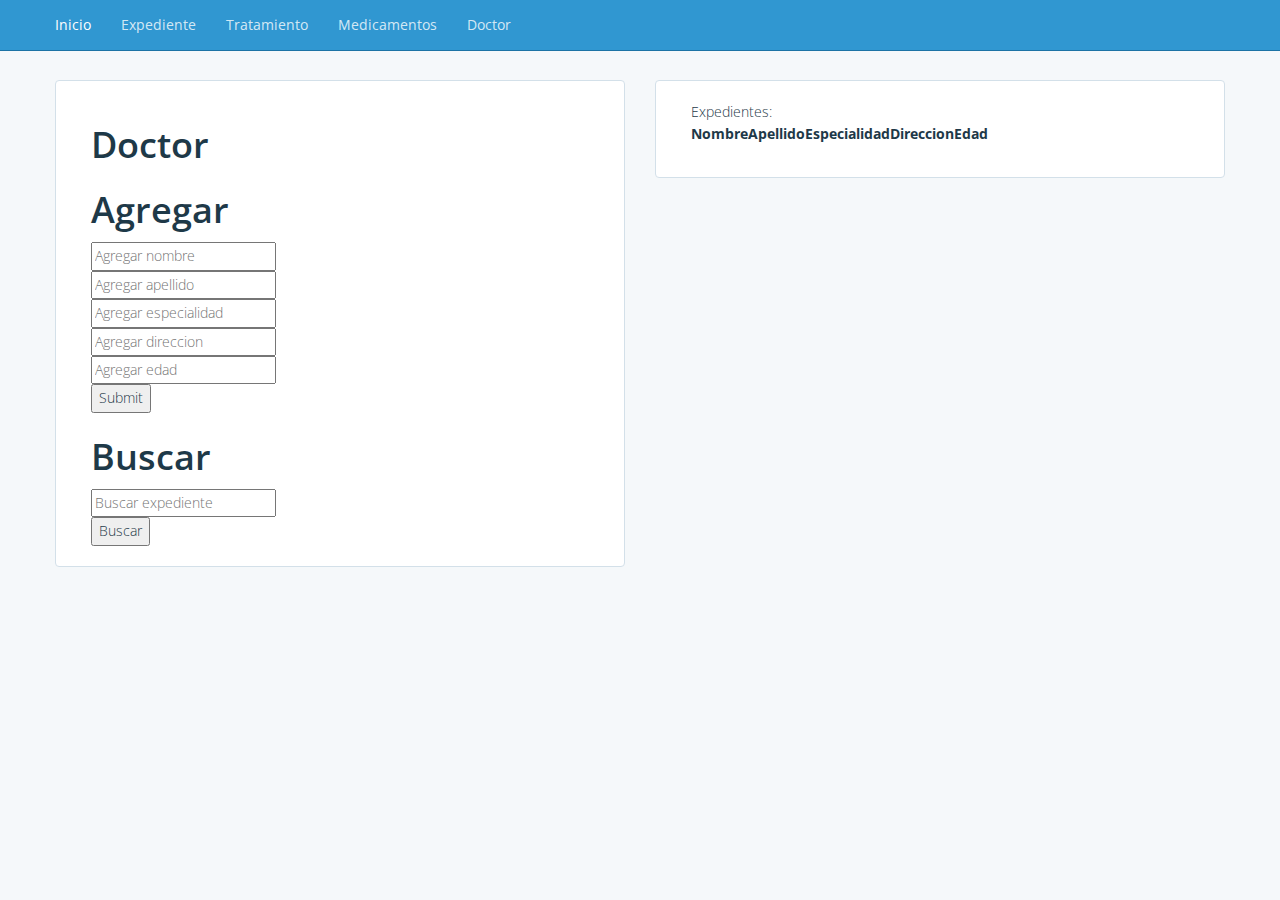
<file: ProyectoCouchDB/ProyectoCouchDB/src/doctor.html>
<!DOCTYPE html>
<html>
<head>
    <meta charset="utf-8">
    <meta http-equiv="X-UA-Compatible" content="IE=edge">
    <meta name="viewport" content="width=device-width, initial-scale=1">
    <meta name="description" content="">
    <meta name="keywords" content="">
    <meta name="author" content="">

    <title>

        Home

    </title>

    <link href="http://fonts.googleapis.com/css?family=Open+Sans:400,300,600" rel="stylesheet" type="text/css">
    <link href="css/toolkit.css" rel="stylesheet" />

    <link href="css/application.css" rel="stylesheet" />
    <script src="https://ajax.googleapis.com/ajax/libs/jquery/1.10.2/jquery.min.js"></script>

    <style>
        /* note: this is a hack for ios iframe for bootstrap themes shopify page */
        /* this chunk of css is not part of the toolkit :) */
        body {
            width: 1px;
            min-width: 100%;
            *width: 100%;
        }
    </style>


    <script>

        window.onload = function () {
            var tabla = document.getElementById("tabla");
            tabla.oldHTML = tabla.innerHTML;


        }

        function limpiarFurmularios() {
            ocument.getElementById("name").value = '';
            document.getElementById("apellido").value = '';
            document.getElementById("especialidad").value = '';
            document.getElementById("direccion").value = '';
            document.getElementById("edad").value = '';

        }

        function agregardoctor() {
            try {
                var name = document.getElementById("name").value;
                var apellido = document.getElementById("apellido").value;
                var especialidad = document.getElementById("especialidad").value;
                var direccion = document.getElementById("direccion").value;
                var edad = document.getElementById("edad").value;


                if (name == ""||apellido==""||especialidad==""||direccion==""||edad==""){
                    alert("Campos Nulos");
                }else{

                    event.preventDefault();
                    $.ajax({
                        crossOrigin: true,
                        url : 'http://admin:ulacit@13.90.93.32:5984/doctor/'+name,
                        type : 'PUT',
                        processData: false,
                        dataType: 'json',
                        contentType: 'application/json',
                        data: JSON.stringify({apellido:apellido,especialidad:especialidad,direccion:direccion,edad:edad}),
                        success:function(){
                            alert("Agregado correctamente");
                            verTodos();
                            limpiarFurmularios();
                        },
                        error: function(){
                            alert("Usuario Ya Utilizado");
                            limpiarFurmularios();

                        }
                    });

                }
            }
            catch(err) {
                alert(err.message);
            }}


        function verTodos() {


            document.getElementById("expediente").innerHTML="";
            document.getElementById("busqueda").innerHTML='';
            event.preventDefault();

            $.ajax({
                crossOrigin: true,
                url : 'http://13.90.93.32:5984/doctor/_all_docs?include_docs=true',
                type : 'GET',
                dataType: 'json',
                contentType: 'application/json',
                success:function(result) {




                    removeTable();
                    result.rows.forEach(function(data){




                        document.getElementById("tabla").innerHTML+=

                            '<tr>'+
                            '<th>'+
                            data.doc._id
                            +'</th>'+
                            '<th>'+
                            data.doc.apellido
                            +'</th>'+
                            '<th>'+
                            data.doc.especialidad
                            +'</th>'+
                            '<th>'+
                            data.doc.direccion
                            +'</th>'+
                            '<th>' +
                            data.doc.edad
                            +'</th>'
                        '<tr>';
                        // data.doc._id+'  '+data.doc.apellido+'  ' +data.doc.cantidadvisitas+'  '+data.doc.direccion+'  '+data.doc.doctor+' <br> ';






                    });
                },
                error: function(){
                    alert("Usuario Ya Utilizado");
                    limpiarFurmularios();

                }
            });

        }


        function removeTable() {

            tabla.innerHTML=tabla.oldHTML;





        }









    </script>

    <script>

        function buscarPorID() {
            try {
                var id = document.getElementById("buscar").value;


                if (id == ""){
                    alert("Campos Nulos");

                }else{

                    document.getElementById("busqueda").innerHTML='';
                    document.getElementById("expediente").innerHTML="";
                    removeTable();

                    $.ajax({

                        rossOrigin: true,
                        url : 'http://admin:ulacit@13.90.93.32:5984/doctor/'+id,
                        type : 'GET',
                        dataType: 'json',
                        contentType: 'application/json',

                        success:function(result){

                            document.getElementById("tabla").innerHTML=

                                '<th>'+
                                '<th>'+
                                result._id
                                +'</th>'+
                                '<th>'+
                                result.apellido
                                +'</th>'+
                                '<th>'+
                                result.especialidad
                                +'</th>'+
                                '<th>'+
                                result.direccion
                                +'</th>'+
                                '<th>' +
                                result.edad
                                +'</th>'
                            '<tr>';


                            limpiarFurmularios();

                        },
                        error: function(){
                            alert("Usuario No Encontrado");
                            limpiarFurmularios();


                        }
                    });

                }
            }
            catch(err) {
                alert(err.message);
            }


        }

    </script>
</head>

<body class="with-top-navbar">

<nav class="navbar navbar-inverse navbar-fixed-top app-navbar">
    <nav class="navbar navbar-inverse navbar-fixed-top app-navbar">
        <div class="container">
            <div class="navbar-header">
                <button type="button" class="navbar-toggle collapsed" data-toggle="collapse" data-target="#navbar-collapse-main">
                    <span class="sr-only">Toggle navigation</span>
                    <span class="icon-bar"></span>
                    <span class="icon-bar"></span>
                    <span class="icon-bar"></span>
                </button>
            </div>
            <div class="navbar-collapse collapse" id="navbar-collapse-main">

                <ul class="nav navbar-nav hidden-xs">
                    <li class="active">
                        <a href="index.html">Inicio</a>
                    </li>
                    <li>
                        <a href="Expediente.html">Expediente</a>
                    </li>
                    <li>
                        <a href="Tratamiento.html">Tratamiento</a>
                    </li>
                    <li>
                        <a href="medicamentos.html">Medicamentos</a>
                    </li>
                    <li>
                        <a href="doctor.html">Doctor</a>
                    </li>


                </ul>

                <ul class="nav navbar-nav hidden-sm hidden-md hidden-lg">
                    <li><a href="Expediente.html">Registro</a></li>
                    <li><a href="login.html">Logout</a></li>
                </ul>

                <ul class="nav navbar-nav hidden">
                    <li><a href="login.html">Logout</a></li>
                </ul>
            </div>
        </div>
    </nav>
</nav>

<div class="container p-t-md">

    <div class="col-md-6">
        <ul class="list-group media-list media-list-stream">

            <li class="media list-group-item p-a">
                <div class="media-body">

                    <div class="col-md-6 col-sm-6 col-xs-6">
                        <form>

                            <h1 onclick="verTodos()">Doctor</h1>

                            <h1>Agregar</h1>
                            <input type=" text" id="name" name="name" placeholder="Agregar nombre">
                            <input type=" text" id="apellido" name="apellido" placeholder="Agregar apellido">
                            <input type=" text" id="especialidad" name="especialidad" placeholder="Agregar especialidad">
                            <input type=" text" id="direccion" name="direccion" placeholder="Agregar direccion">
                            <input type=" text" id="edad" name="edad" placeholder="Agregar edad">
                            <input type="submit" onclick="agregardoctor()" value="Submit">







                        </form>



                        <h1 id ="test"> Buscar</h1>
                        <input type=" text" id="buscar"  placeholder="Buscar expediente">
                        <button onclick="buscarPorID()"> Buscar</button>

                    </div>


                </div>
            </li>
        </ul>
    </div>

    <div class="col-md-6">
        <ul class="list-group media-list media-list-stream">

            <li class="media list-group-item p-a">
                <div class="media-body">

                    <div class="col-md-6 col-sm-6 col-xs-6">
                        <div id="todos">

                            Expedientes:

                            <table id = "tabla" style="width: 100%">
                                <tr>
                                    <th>
                                        Nombre
                                    </th>
                                    <th>
                                        Apellido
                                    </th>
                                    <th>
                                       Especialidad
                                    </th>
                                    <th>
                                        Direccion
                                    </th>
                                    <th>
                                        Edad
                                    </th>
                                </tr>


                            </table>
                            <p id="expediente"></p>

                        </div>

                        <div id="pantalla">

                            <p id="busqueda"></p>

                        </div>





                    </div>
                </div>
            </li>
        </ul>
    </div>


</div>



<script src="js/jquery.min.js"></script>
<script src="js/chart.js"></script>
<script src="js/toolkit.js"></script>
<script src="js/application.js"></script>
<script>
    // execute/clear BS loaders for docs
    $(function(){
        if (window.BS&&window.BS.loader&&window.BS.loader.length) {
            while(BS.loader.length){(BS.loader.pop())()}
        }
    })
</script>

</body>
</html>
</file>
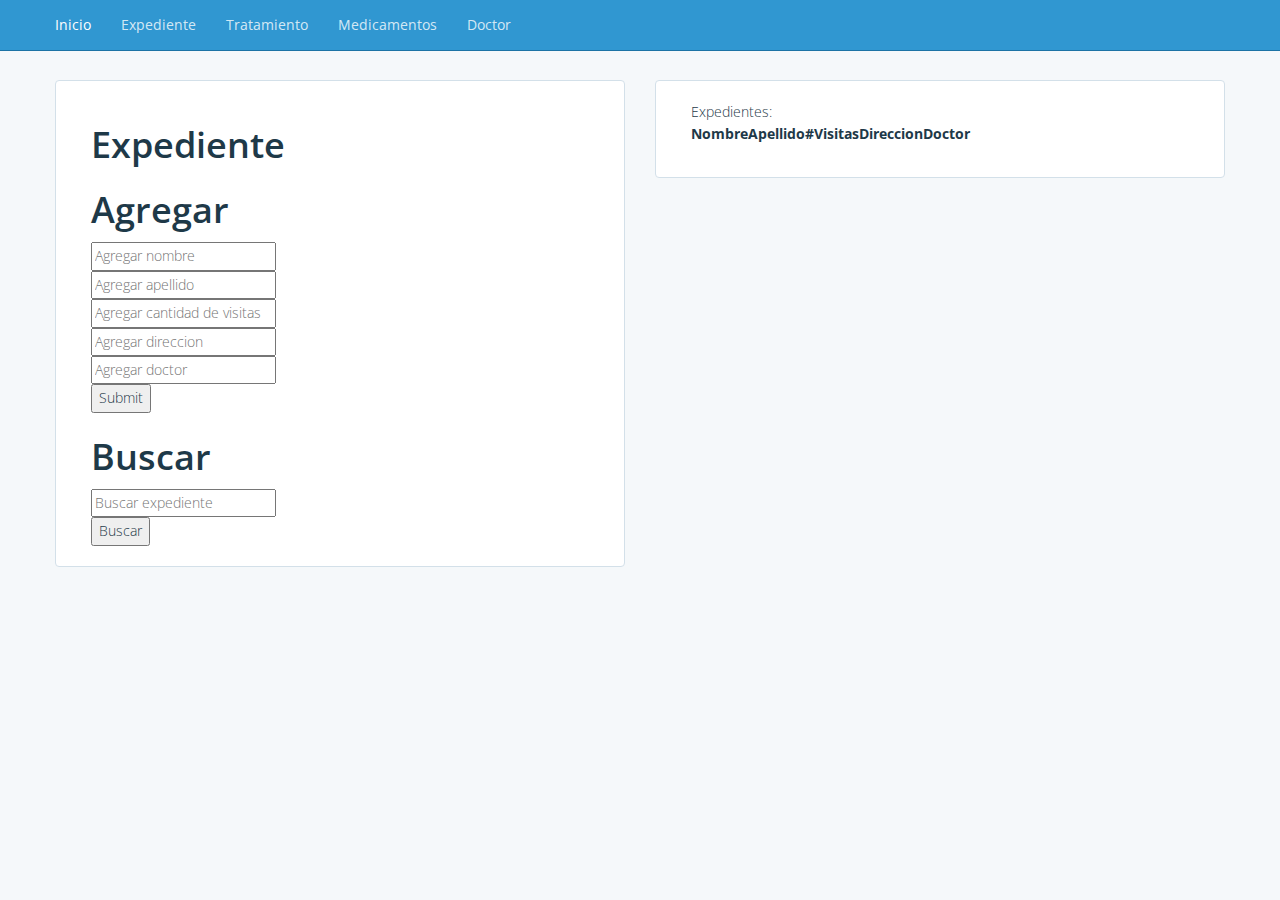
<file: ProyectoCouchDB/ProyectoCouchDB/src/Expediente.html>
﻿<!DOCTYPE html>
<html>
<head>
    <meta charset="utf-8">
    <meta http-equiv="X-UA-Compatible" content="IE=edge">
    <meta name="viewport" content="width=device-width, initial-scale=1">
    <meta name="description" content="">
    <meta name="keywords" content="">
    <meta name="author" content="">

    <title>

        Home

    </title>

    <link href="http://fonts.googleapis.com/css?family=Open+Sans:400,300,600" rel="stylesheet" type="text/css">
    <link href="css/toolkit.css" rel="stylesheet" />

    <link href="css/application.css" rel="stylesheet" />
    <script src="https://ajax.googleapis.com/ajax/libs/jquery/1.10.2/jquery.min.js"></script>

    <style>
        /* note: this is a hack for ios iframe for bootstrap themes shopify page */
        /* this chunk of css is not part of the toolkit :) */
        body {
            width: 1px;
            min-width: 100%;
            *width: 100%;
        }
    </style>


    <script>

        window.onload = function () {
            var tabla = document.getElementById("tabla");
            tabla.oldHTML = tabla.innerHTML;


        }

        function limpiarFurmularios() {
            document.getElementById("name").value = '';
            document.getElementById("apellido").value = '';
            document.getElementById("cantidadVisitas").value = '';
            document.getElementById("direccion").value = '';
            document.getElementById("doctor").value = '';
            document.getElementById("buscar").value='';

        }

        function agregarExpediente() {
            try {
                var name = document.getElementById("name").value;
                var apellido = document.getElementById("apellido").value;
                var cantidadVisitas = document.getElementById("cantidadVisitas").value;
                var direccion = document.getElementById("direccion").value;
                var doctor = document.getElementById("doctor").value;


                if (name == ""||apellido==""||cantidadVisitas==""||direccion==""||doctor==""){
                    alert("Campos Nulos");
                }else{

                    event.preventDefault();
                    $.ajax({
                        crossOrigin: true,
                        url : 'http://admin:ulacit@13.90.93.32:5984/expedientes/'+name,
                        type : 'PUT',
                        processData: false,
                        dataType: 'json',
                        contentType: 'application/json',
                        data: JSON.stringify({apellido:apellido,cantidadvisitas:cantidadVisitas,direccion:direccion,doctor:doctor}),
                        success:function(){
                            alert("Agregado correctamente");
                            verTodos();
                            limpiarFurmularios();
                        },
                        error: function(){
                            alert("Usuario Ya Utilizado");
                            limpiarFurmularios();

                        }
                    });

                }
            }
            catch(err) {
                alert(err.message);
            }}


        function verTodos() {


            document.getElementById("expediente").innerHTML="";
            document.getElementById("busqueda").innerHTML='';
            event.preventDefault();

            $.ajax({
                crossOrigin: true,
                url : 'http://13.90.93.32:5984/expedientes/_all_docs?include_docs=true',
                type : 'GET',
                dataType: 'json',
                contentType: 'application/json',
                success:function(result) {




                    removeTable();
                    result.rows.forEach(function(data){




                            document.getElementById("tabla").innerHTML+=

                                '<tr>'+
                                '<th>'+
                                data.doc._id
                                +'</th>'+
                                '<th>'+
                                data.doc.apellido
                                +'</th>'+
                                '<th>'+
                                data.doc.cantidadvisitas
                                +'</th>'+
                                '<th>'+
                                data.doc.direccion
                                +'</th>'+
                                '<th>' +
                                data.doc.doctor
                                +'</th>'
                        '<tr>';
                        // data.doc._id+'  '+data.doc.apellido+'  ' +data.doc.cantidadvisitas+'  '+data.doc.direccion+'  '+data.doc.doctor+' <br> ';






                    });
                },
                error: function(){
                    alert("Usuario Ya Utilizado");
                    limpiarFurmularios();

                }
            });

        }


        function removeTable() {

            tabla.innerHTML=tabla.oldHTML;





        }









    </script>

    <script>

        function buscarPorID() {
            try {
                var id = document.getElementById("buscar").value;


                if (id == ""){
                    alert("Campos Nulos");

                }else{

                    document.getElementById("busqueda").innerHTML='';
                    document.getElementById("expediente").innerHTML="";
                    removeTable();

                    $.ajax({

                        crossOrigin: true,
                        url : 'http://admin:ulacit@13.90.93.32:5984/expedientes/'+id,
                        type : 'GET',
                        dataType: 'json',
                        contentType: 'application/json',

                        success:function(result){

                            document.getElementById("tabla").innerHTML=

                            '<th>'+
                            '<th>'+
                            result._id
                            +'</th>'+
                            '<th>'+
                            result.apellido
                            +'</th>'+
                            '<th>'+
                            result.cantidadvisitas
                            +'</th>'+
                                '<th>'+
                            result.direccion
                            +'</th>'+
                                '<th>' +
                            result.doctor
                            +'</th>'
                            '<tr>';


                            limpiarFurmularios();

                        },
                        error: function(){
                            alert("Usuario No Encontrado");
                            limpiarFurmularios();


                        }
                    });

                }
            }
            catch(err) {
                alert(err.message);
            }


        }

    </script>
</head>

<body class="with-top-navbar">

<nav class="navbar navbar-inverse navbar-fixed-top app-navbar">
    <nav class="navbar navbar-inverse navbar-fixed-top app-navbar">
        <div class="container">
            <div class="navbar-header">
                <button type="button" class="navbar-toggle collapsed" data-toggle="collapse" data-target="#navbar-collapse-main">
                    <span class="sr-only">Toggle navigation</span>
                    <span class="icon-bar"></span>
                    <span class="icon-bar"></span>
                    <span class="icon-bar"></span>
                </button>
            </div>
            <div class="navbar-collapse collapse" id="navbar-collapse-main">

                <ul class="nav navbar-nav hidden-xs">
                    <li class="active">
                        <a href="index.html">Inicio</a>
                    </li>
                    <li>
                        <a href="Expediente.html">Expediente</a>
                    </li>
                    <li>
                        <a href="Tratamiento.html">Tratamiento</a>
                    </li>
                    <li>
                        <a href="medicamentos.html">Medicamentos</a>
                    </li>
                    <li>
                        <a href="doctor.html">Doctor</a>
                    </li>
                </ul>

                <ul class="nav navbar-nav hidden-sm hidden-md hidden-lg">
                    <li><a href="Expediente.html">Registro</a></li>
                    <li><a href="login.html">Logout</a></li>
                </ul>

                <ul class="nav navbar-nav hidden">
                    <li><a href="login.html">Logout</a></li>
                </ul>
            </div>
        </div>
    </nav>
</nav>

<div class="container p-t-md">

    <div class="col-md-6">
        <ul class="list-group media-list media-list-stream">

            <li class="media list-group-item p-a">
                <div class="media-body">

                    <div class="col-md-6 col-sm-6 col-xs-6">
                        <form>

                        <h1 onclick="verTodos()" >Expediente</h1>

                        <h1>Agregar</h1>
                        <input type=" text" id="name" name="name" placeholder="Agregar nombre">
                        <input type=" text" id="apellido" name="apellido" placeholder="Agregar apellido">
                        <input type=" text" id="cantidadVisitas" name="cantidaddevisitas" placeholder="Agregar cantidad de visitas">
                        <input type=" text" id="direccion" name="direccion" placeholder="Agregar direccion">
                        <input type=" text" id="doctor" name="doctor" placeholder="Agregar doctor">
                        <input type="submit" onclick="agregarExpediente()" value="Submit">







                        </form>



                        <h1 id ="test"> Buscar</h1>
                        <input type=" text" id="buscar"  placeholder="Buscar expediente">
                        <button onclick="buscarPorID()"> Buscar</button>

                    </div>


                </div>
            </li>
        </ul>
    </div>

    <div class="col-md-6">
        <ul class="list-group media-list media-list-stream">

            <li class="media list-group-item p-a">
                <div class="media-body">

                    <div class="col-md-6 col-sm-6 col-xs-6">
                        <div id="todos">

                            Expedientes:

                            <table id = "tabla" style="width: 100%">
                                <tr>
                                    <th>
                                        Nombre
                                    </th>
                                    <th>
                                        Apellido
                                    </th>
                                    <th>
                                        #Visitas
                                    </th>
                                    <th>
                                        Direccion
                                    </th>
                                    <th>
                                        Doctor
                                    </th>
                                </tr>


                            </table>
                            <p id="expediente"></p>

                        </div>

                        <div id="pantalla">

                            <p id="busqueda"></p>

                        </div>





                </div>
                </div>
            </li>
        </ul>
    </div>


</div>



<script src="js/jquery.min.js"></script>
<script src="js/chart.js"></script>
<script src="js/toolkit.js"></script>
<script src="js/application.js"></script>
<script>
    // execute/clear BS loaders for docs
    $(function(){
        if (window.BS&&window.BS.loader&&window.BS.loader.length) {
            while(BS.loader.length){(BS.loader.pop())()}
        }
    })
</script>

</body>
</html>
</file>
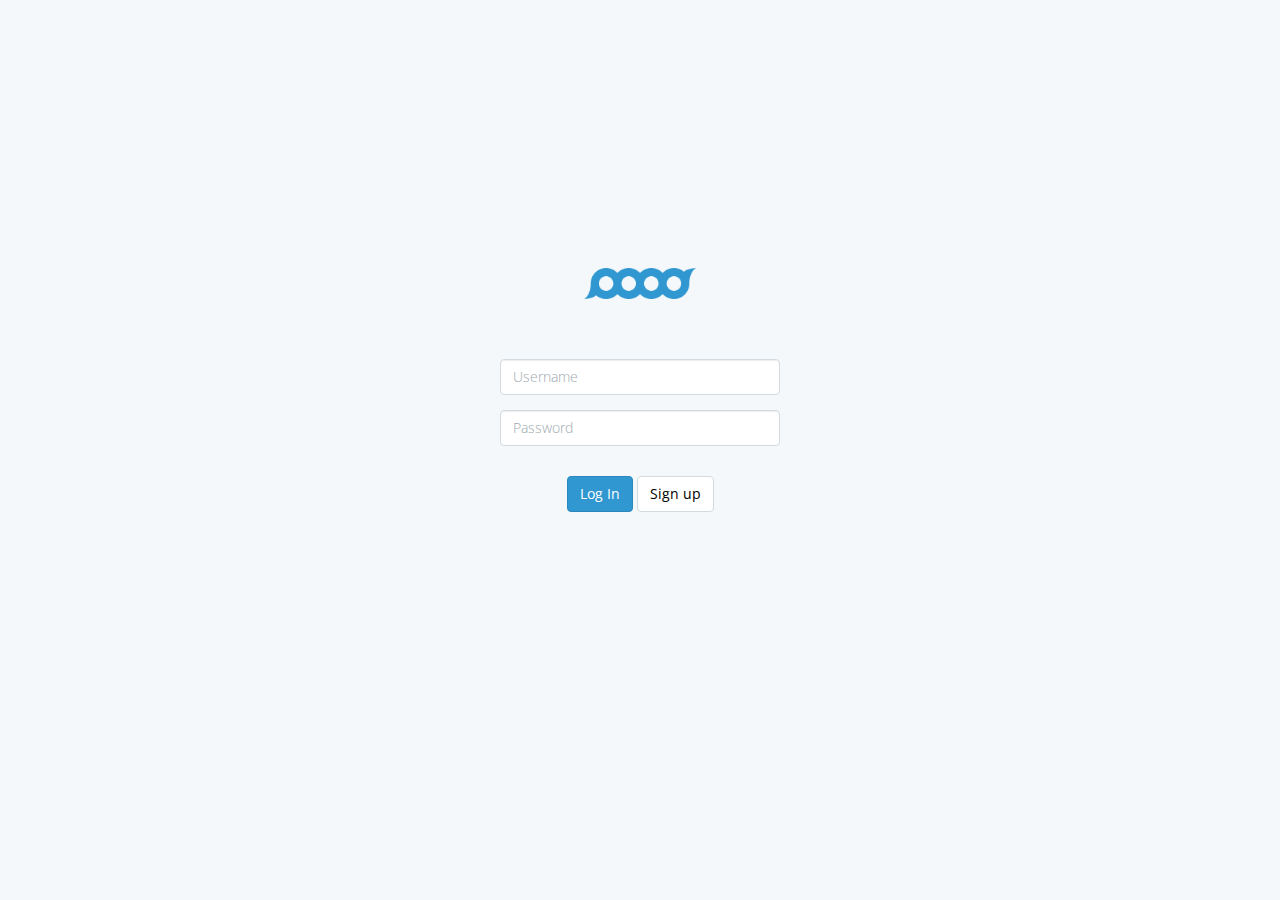
<file: ProyectoCouchDB/ProyectoCouchDB/src/login.html>
﻿<html lang="en">
<head>
    <meta charset="utf-8">
    <meta http-equiv="X-UA-Compatible" content="IE=edge">
    <meta name="viewport" content="width=device-width, initial-scale=1">
    <meta name="description" content="">
    <meta name="keywords" content="">
    <meta name="author" content="">

    <title>

        Login

    </title>

    <link href="http://fonts.googleapis.com/css?family=Open+Sans:400,300,600" rel="stylesheet" type="text/css">
    <link href="css/toolkit.css" rel="stylesheet">


    <link href="css/application.css" rel="stylesheet">

    <style>
        /* note: this is a hack for ios iframe for bootstrap themes shopify page */
        /* this chunk of css is not part of the toolkit :) */
        body {
            width: 1px;
            min-width: 100%;
            *width: 100%;
        }
    </style>

</head>

<script>

    function limpiarFormularios() {
        document.getElementById("username").value = '';
        document.getElementById("password").value = '';



    }

    function myFunction() {

        try {
            var user = document.getElementById("username").value;
            var pass = document.getElementById("password").value;
            if (user == ""||pass==""){
                alert("Campos Nulos");
            }else{

                event.preventDefault();
                $.ajax({
                    crossOrigin: true,
                    url : 'http://admin:ulacit@13.90.93.32:5984/users/'+user,
                    type : 'GET',
                    dataType: 'json',
                    contentType: 'application/json',


                    success:function(result){

                        if(result.pass!="error"){
                            if(result.pass==pass){
                                open("index.html","_parent" );
                            }else{
                                alert("Usuario o Password incorrecto");
                                limpiarFormularios();
                            }
                        }else{
                            alert("Usuario o Password incorrecto");
                            limpiarFormularios();
                        }
                    },
                    error: function(){
                        alert("Algo Paso, revisar Web Connectivity");
                    }
                });
            }
        }
        catch(err) {
            alert(err.message);
        }
    }
</script>

<body>




<div class="container-fluid container-fill-height">
    <div class="container-content-middle">
        <form role="form" class="m-x-auto text-center app-login-form">

            <a href="../index.html" class="app-brand m-b-lg">
                <img src="img/brand.png" alt="brand">
            </a>

            <div class="form-group" >
                <input class="form-control" id="username" placeholder="Username">
            </div>

            <div class="form-group m-b-md">
                <input type="password" id="password" class="form-control" placeholder="Password">
            </div>

            <div class="m-b-lg">

                <button class="btn btn-primary"  onclick="myFunction()">Log In</a></button>

                <button class="btn btn-default"><a href="signup.html" style="color: black">Sign up</a></button>
            </div>
        </form>
    </div>
</div>


<script src="js/jquery.min.js"></script>
<script src="js/chart.js"></script>
<script src="js/toolkit.js"></script>
<script src="js/application.js"></script>
<script>
    // execute/clear BS loaders for docs
    $(function(){
        if (window.BS&&window.BS.loader&&window.BS.loader.length) {
            while(BS.loader.length){(BS.loader.pop())()}
        }
    })
</script>



</body>
</html>
</file>
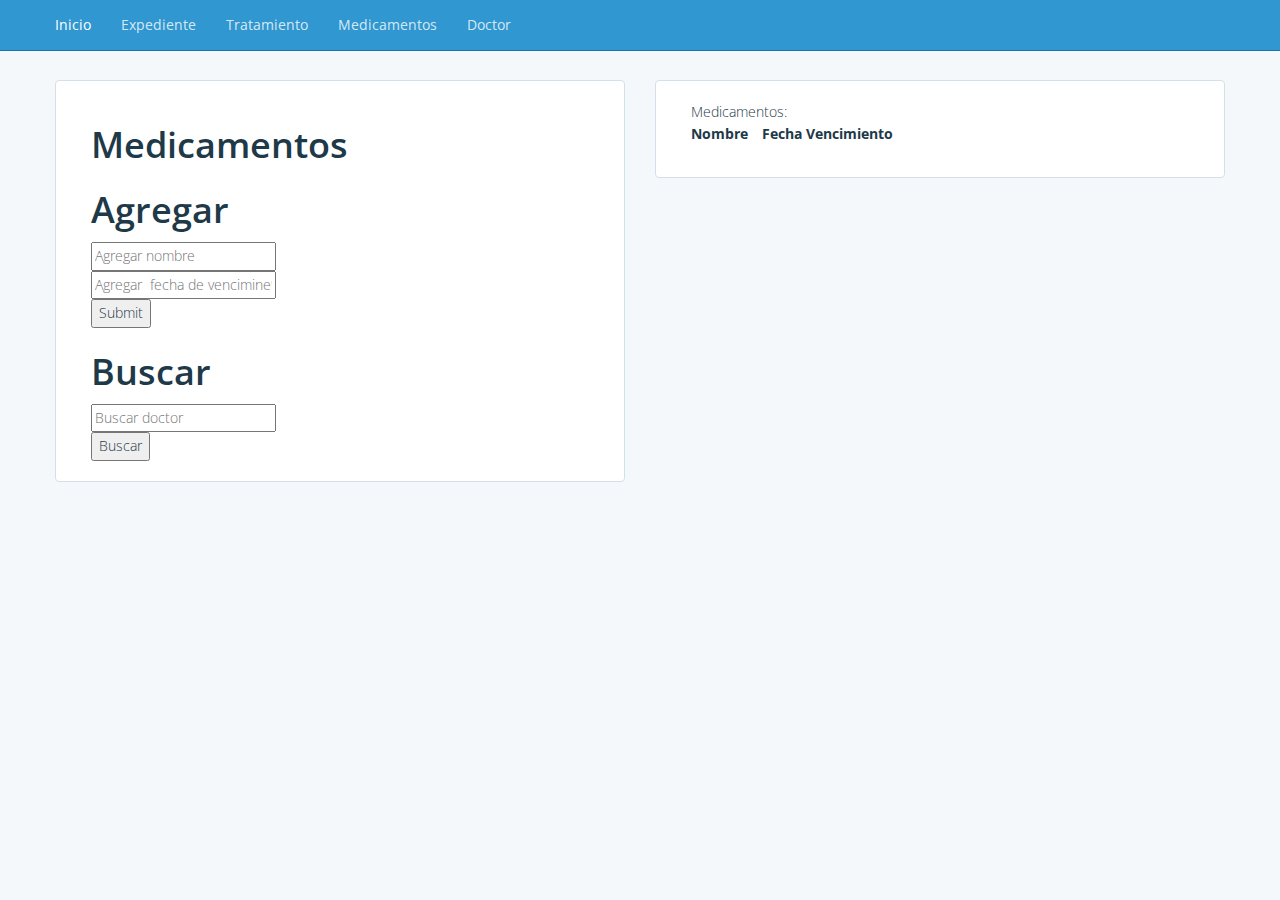
<file: ProyectoCouchDB/ProyectoCouchDB/src/medicamentos.html>
<!DOCTYPE html>
<html>
<head>
    <meta charset="utf-8">
    <meta http-equiv="X-UA-Compatible" content="IE=edge">
    <meta name="viewport" content="width=device-width, initial-scale=1">
    <meta name="description" content="">
    <meta name="keywords" content="">
    <meta name="author" content="">

    <title>

        Home

    </title>

    <link href="http://fonts.googleapis.com/css?family=Open+Sans:400,300,600" rel="stylesheet" type="text/css">
    <link href="css/toolkit.css" rel="stylesheet" />

    <link href="css/application.css" rel="stylesheet" />
    <script src="https://ajax.googleapis.com/ajax/libs/jquery/1.10.2/jquery.min.js"></script>

    <style>
        /* note: this is a hack for ios iframe for bootstrap themes shopify page */
        /* this chunk of css is not part of the toolkit :) */
        body {
            width: 1px;
            min-width: 100%;
            *width: 100%;
        }
    </style>


    <script>

        window.onload = function () {
            var tabla = document.getElementById("tabla");
            tabla.oldHTML = tabla.innerHTML;


        }

        function limpiarFurmularios() {
            document.getElementById("name").value = '';
            document.getElementById("fechadevencimiento").value = '';

        }

        function agregarmedicamento() {
            try {
                var name = document.getElementById("name").value;
                var fechadevencimiento = document.getElementById("fechadevencimiento").value;


                if (name == ""||fechadevencimiento==""){
                    alert("Campos Nulos");
                }else{

                    event.preventDefault();
                    $.ajax({
                        crossOrigin: true,
                        url : 'http://admin:ulacit@13.90.93.32:5984/medicamento/'+name,
                        type : 'PUT',
                        processData: false,
                        dataType: 'json',
                        contentType: 'application/json',
                        data: JSON.stringify({fechadevencimiento:fechadevencimiento}),
                        success:function(){
                            alert("Agregado correctamente");
                            verTodos();
                            limpiarFurmularios();
                        },
                        error: function(){
                            alert("Usuario Ya Utilizado");
                            limpiarFurmularios();

                        }
                    });

                }
            }
            catch(err) {
                alert(err.message);
            }}


        function verTodos() {



            document.getElementById("busqueda").innerHTML='';
            document.getElementById("medicamento").innerHTML="";
            event.preventDefault();

            $.ajax({
                crossOrigin: true,
                url : 'http://13.90.93.32:5984/medicamento/_all_docs?include_docs=true',
                type : 'GET',
                dataType: 'json',
                contentType: 'application/json',
                success:function(result) {




                    removeTable();
                    result.rows.forEach(function(data){




                        document.getElementById("tabla").innerHTML+=

                            '<tr>'+
                            '<th>'+
                            data.doc._id
                            +'</th>'+
                            '<th>'+
                            data.doc.fechadevencimiento+


                        '<tr>';
                        // data.doc._id+'  '+data.doc.apellido+'  ' +data.doc.cantidadvisitas+'  '+data.doc.direccion+'  '+data.doc.doctor+' <br> ';






                    });
                },
                error: function(){
                    alert("Usuario Ya Utilizado");
                    limpiarFurmularios();

                }
            });

        }


        function removeTable() {

            tabla.innerHTML=tabla.oldHTML;





        }









    </script>

    <script>

        function buscarPorID() {
            try {
                var id = document.getElementById("buscar").value;


                if (id == ""){
                    alert("Campos Nulos");

                }else{

                    document.getElementById("busqueda").innerHTML='';

                    removeTable();

                    $.ajax({

                        crossOrigin: true,
                        url : 'http://admin:ulacit@13.90.93.32:5984/medicamento/'+id,
                        type : 'GET',
                        dataType: 'json',
                        contentType: 'application/json',

                        success:function(result){

                            document.getElementById("tabla").innerHTML=

                                '<th>'+
                                '<th>'+
                                result._id
                                +'</th>'+
                                '<th>'+
                                result.fechadevencimiento+

                            '<tr>';


                            limpiarFurmularios();

                        },
                        error: function(){
                            alert("Usuario No Encontrado");
                            limpiarFurmularios();


                        }
                    });

                }
            }
            catch(err) {
                alert(err.message);
            }


        }

    </script>
</head>

<body class="with-top-navbar">

<nav class="navbar navbar-inverse navbar-fixed-top app-navbar">
    <nav class="navbar navbar-inverse navbar-fixed-top app-navbar">
        <div class="container">
            <div class="navbar-header">
                <button type="button" class="navbar-toggle collapsed" data-toggle="collapse" data-target="#navbar-collapse-main">
                    <span class="sr-only">Toggle navigation</span>
                    <span class="icon-bar"></span>
                    <span class="icon-bar"></span>
                    <span class="icon-bar"></span>
                </button>
            </div>
            <div class="navbar-collapse collapse" id="navbar-collapse-main">

                <ul class="nav navbar-nav hidden-xs">
                    <li class="active">
                        <a href="index.html">Inicio</a>
                    </li>
                    <li>
                        <a href="Expediente.html">Expediente</a>
                    </li>
                    <li>
                        <a href="Tratamiento.html">Tratamiento</a>
                    </li>
                    <li>
                        <a href="medicamentos.html">Medicamentos</a>
                    </li>
                    <li>
                        <a href="doctor.html">Doctor</a>
                    </li>
                </ul>

                <ul class="nav navbar-nav hidden-sm hidden-md hidden-lg">
                    <li><a href="Expediente.html">Registro</a></li>
                    <li><a href="login.html">Logout</a></li>
                </ul>

                <ul class="nav navbar-nav hidden">
                    <li><a href="login.html">Logout</a></li>
                </ul>
            </div>
        </div>
    </nav>
</nav>

<div class="container p-t-md">

    <div class="col-md-6">
        <ul class="list-group media-list media-list-stream">

            <li class="media list-group-item p-a">
                <div class="media-body">

                    <div class="col-md-6 col-sm-6 col-xs-6">
                        <form>

                            <h1 onclick="verTodos()">Medicamentos</h1>

                            <h1>Agregar</h1>
                            <input type=" text" id="name" name="name" placeholder="Agregar nombre">
                            <input type=" text" id="fechadevencimiento" name="fechadevencimiento" placeholder="Agregar  fecha de vencimineto">
                            <input type="submit" onclick="agregarmedicamento()" value="Submit">






                        </form>



                        <h1 id ="test"> Buscar</h1>
                        <input type=" text" id="buscar"  placeholder="Buscar doctor">
                        <button onclick="buscarPorID()"> Buscar</button>

                    </div>


                </div>
            </li>
        </ul>
    </div>

    <div class="col-md-6">
        <ul class="list-group media-list media-list-stream">

            <li class="media list-group-item p-a">
                <div class="media-body">

                    <div class="col-md-6 col-sm-6 col-xs-6">
                        <div id="todos">

                            Medicamentos:

                            <table id = "tabla" style="width: 100%">
                                <tr>
                                    <th>
                                        Nombre
                                    </th>
                                    <th>
                                        Fecha Vencimiento
                                    </th>
                                </tr>


                            </table>
                            <p id="medicamento"></p>

                        </div>

                        <div id="pantalla">

                            <p id="busqueda"></p>

                        </div>





                    </div>
                </div>
            </li>
        </ul>
    </div>


</div>



<script src="js/jquery.min.js"></script>
<script src="js/chart.js"></script>
<script src="js/toolkit.js"></script>
<script src="js/application.js"></script>
<script>
    // execute/clear BS loaders for docs
    $(function(){
        if (window.BS&&window.BS.loader&&window.BS.loader.length) {
            while(BS.loader.length){(BS.loader.pop())()}
        }
    })
</script>

</body>
</html>
</file>
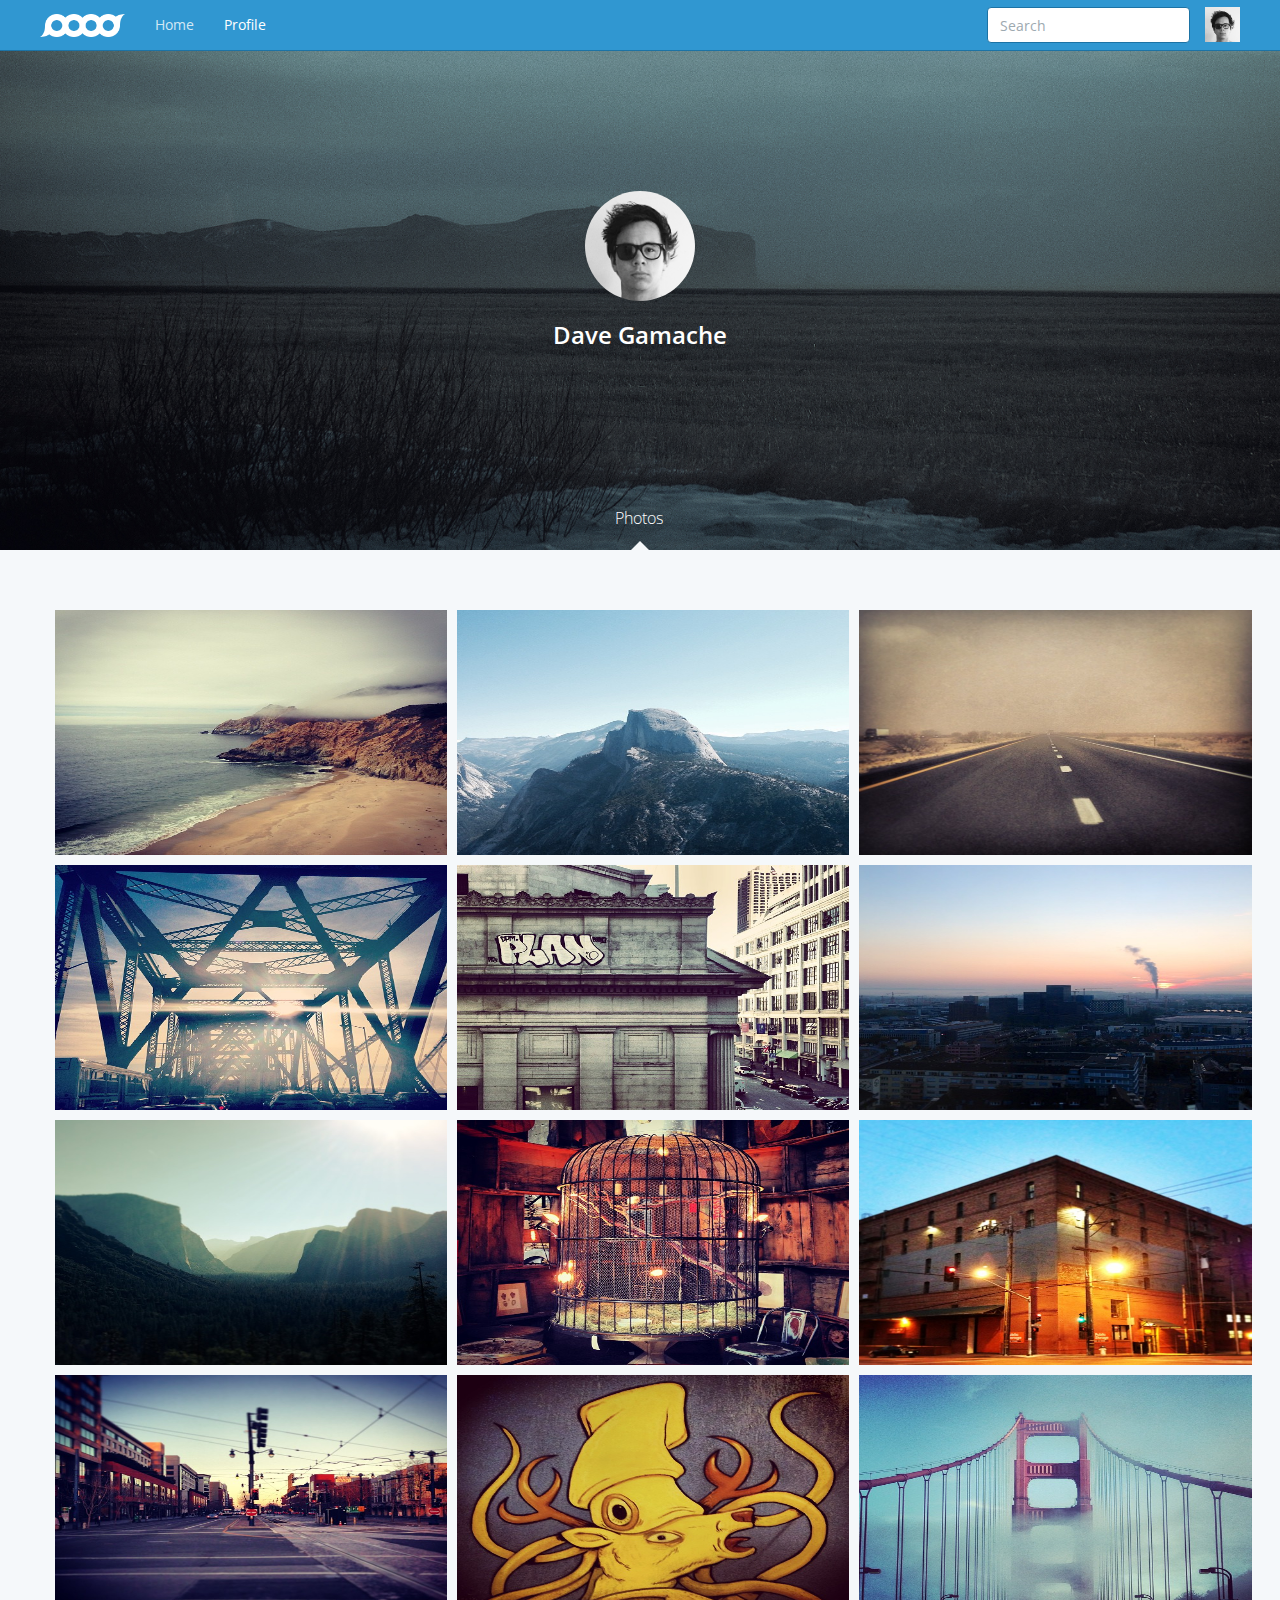
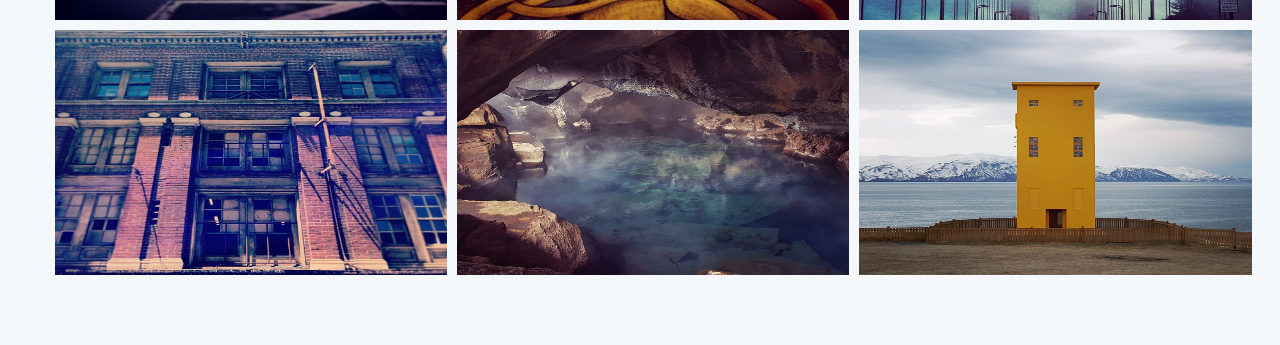
<file: ProyectoCouchDB/ProyectoCouchDB/src/profile.html>
﻿<!DOCTYPE html>
<html>
<head>
    <meta charset="utf-8">
    <meta http-equiv="X-UA-Compatible" content="IE=edge">
    <meta name="viewport" content="width=device-width, initial-scale=1">
    <meta name="description" content="">
    <meta name="keywords" content="">
    <meta name="author" content="">

    <title>

        Home

    </title>

    <link href="http://fonts.googleapis.com/css?family=Open+Sans:400,300,600" rel="stylesheet" type="text/css">
    <link href="css/toolkit.css" rel="stylesheet" />

    <link href="css/application.css" rel="stylesheet" />

    <style>
        /* note: this is a hack for ios iframe for bootstrap themes shopify page */
        /* this chunk of css is not part of the toolkit :) */
        body {
            width: 1px;
            min-width: 100%;
            *width: 100%;
        }
    </style>

</head>

<body class="with-top-navbar">

    <nav class="navbar navbar-inverse navbar-fixed-top app-navbar">
        <div class="container">
            <div class="navbar-header">
                <button type="button" class="navbar-toggle collapsed" data-toggle="collapse" data-target="#navbar-collapse-main">
                    <span class="sr-only">Toggle navigation</span>
                    <span class="icon-bar"></span>
                    <span class="icon-bar"></span>
                    <span class="icon-bar"></span>
                </button>
                <a class="navbar-brand" href="Expediente.html">
                    <img src="img/brand-white.png" alt="brand" />
                </a>
            </div>
            <div class="navbar-collapse collapse" id="navbar-collapse-main">

                <ul class="nav navbar-nav hidden-xs">
                    <li>
                        <a href="Expediente.html">Home</a>
                    </li>
                    <li class="active">
                        <a href="profile.html">Profile</a>
                    </li>
                </ul>

                <ul class="nav navbar-nav navbar-right m-r-0 hidden-xs">
                    <li>
                        <button class="btn btn-default navbar-btn navbar-btn-avitar" data-toggle="popover" data-original-title="" title="">
                            <img src="img/avatar-dhg.png" />
                        </button>
                    </li>
                </ul>

                <form class="navbar-form navbar-right app-search" role="search">
                    <div class="form-group">
                        <input type="text" class="form-control" data-action="grow" placeholder="Search">
                    </div>
                </form>

                <ul class="nav navbar-nav hidden-sm hidden-md hidden-lg">
                    <li><a href="Expediente.html">Home</a></li>
                    <li><a href="profile.html">Profile</a></li>
                    <li><a href="login.html">Logout</a></li>
                </ul>

                <ul class="nav navbar-nav hidden">
                    <li><a href="login.html">Logout</a></li>
                </ul>
            </div>
        </div>
    </nav>

    <div class="profile-header text-center" style="background-image: url(img/iceland.jpg);">
        <div class="container">
            <div class="container-inner">
                <img class="img-circle media-object" src="img/avatar-dhg.png">
                <h3 class="profile-header-user">Dave Gamache</h3>
            </div>
        </div>

        <nav class="profile-header-nav">
            <ul class="nav nav-tabs">
                <li class="active">
                    <a href="#">Photos</a>
                </li>
            </ul>
        </nav>
    </div>

    <div class="container m-y-md" data-grid="images">

        <div class="container m-y-md" data-grid="images">
            <div style="margin-bottom: 10px; margin-right: 10px; display: inline-block; vertical-align: bottom;">
                <img data-width="640" data-height="400" data-action="zoom" src="img/instagram_5.jpg">
            </div>
            <div style="margin-bottom: 10px; margin-right: 10px; display: inline-block; vertical-align: bottom;">
                <img data-width="640" data-height="640" data-action="zoom" src="img/instagram_6.jpg">
            </div>
            <div style="margin-bottom: 10px; margin-right: 10px; display: inline-block; vertical-align: bottom;">
                <img data-width="640" data-height="640" data-action="zoom" src="img/instagram_7.jpg">
            </div>
            <div style="margin-bottom: 10px; margin-right: 0px; display: inline-block; vertical-align: bottom;">
                <img data-width="640" data-height="640" data-action="zoom" src="img/instagram_8.jpg">
            </div>
            <div style="margin-bottom: 10px; margin-right: 10px; display: inline-block; vertical-align: bottom;">
                <img data-width="640" data-height="640" data-action="zoom" src="img/instagram_9.jpg">
            </div>
            <div style="margin-bottom: 10px; margin-right: 10px; display: inline-block; vertical-align: bottom;">
                <img data-width="640" data-height="640" data-action="zoom" src="img/instagram_10.jpg">
            </div>
            <div style="margin-bottom: 10px; margin-right: 10px; display: inline-block; vertical-align: bottom;">
                <img data-width="640" data-height="400" data-action="zoom" src="img/instagram_11.jpg">
            </div>
            <div style="margin-bottom: 10px; margin-right: 0px; display: inline-block; vertical-align: bottom;">
                <img data-width="640" data-height="640" data-action="zoom" src="img/instagram_12.jpg">
            </div>
            <div style="margin-bottom: 10px; margin-right: 10px; display: inline-block; vertical-align: bottom;">
                <img data-width="640" data-height="400" data-action="zoom" src="img/instagram_13.jpg">
            </div>
            <div style="margin-bottom: 10px; margin-right: 10px; display: inline-block; vertical-align: bottom;">
                <img data-width="640" data-height="640" data-action="zoom" src="img/instagram_14.jpg">
            </div>
            <div style="margin-bottom: 10px; margin-right: 10px; display: inline-block; vertical-align: bottom;">
                <img data-width="640" data-height="640" data-action="zoom" src="img/instagram_15.jpg">
            </div>
            <div style="margin-bottom: 10px; margin-right: 0px; display: inline-block; vertical-align: bottom;">
                <img data-width="640" data-height="640" data-action="zoom" src="img/instagram_16.jpg">
            </div>
            <div style="margin-bottom: 10px; margin-right: 10px; display: inline-block; vertical-align: bottom;">
                <img data-width="640" data-height="640" data-action="zoom" src="img/instagram_17.jpg">
            </div>
            <div style="margin-bottom: 10px; margin-right: 10px; display: inline-block; vertical-align: bottom;">
                <img data-width="640" data-height="400" data-action="zoom" src="img/instagram_1.jpg">
            </div>
            <div style="margin-bottom: 10px; margin-right: 0px; display: inline-block; vertical-align: bottom;">
                <img data-width="640" data-height="640" data-action="zoom" src="img/instagram_2.jpg">
            </div>
        </div>
    </div>



    <script src="js/jquery.min.js"></script>
    <script src="js/chart.js"></script>
    <script src="js/toolkit.js"></script>
    <script src="js/application.js"></script>
    <script>
      // execute/clear BS loaders for docs
      $(function(){
        if (window.BS&&window.BS.loader&&window.BS.loader.length) {
          while(BS.loader.length){(BS.loader.pop())()}
        }
      })
    </script>

</body>
</html>
</file>
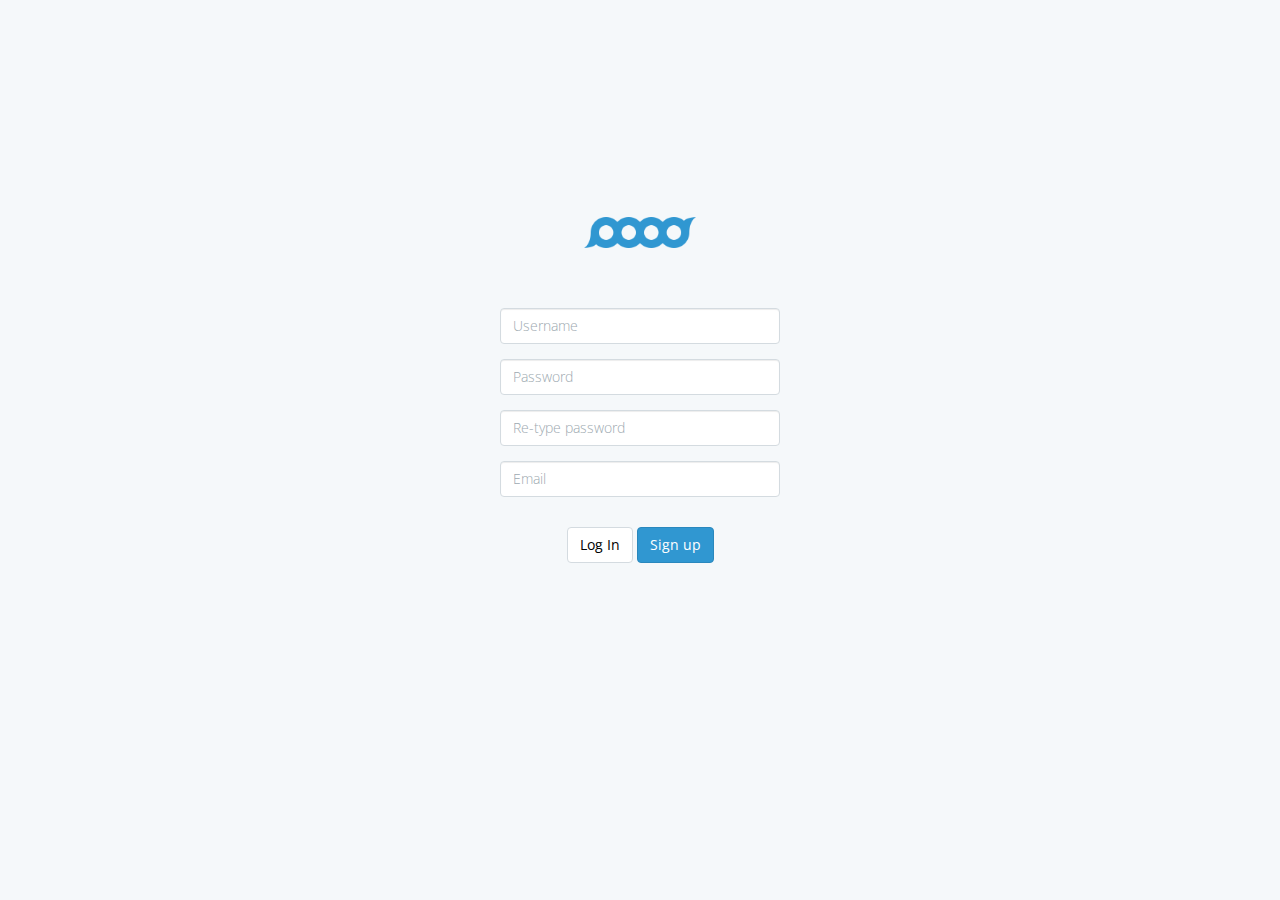
<file: ProyectoCouchDB/ProyectoCouchDB/src/signup.html>
﻿<html lang="en">
<head>
    <meta charset="utf-8">
    <meta http-equiv="X-UA-Compatible" content="IE=edge">
    <meta name="viewport" content="width=device-width, initial-scale=1">
    <meta name="description" content="">
    <meta name="keywords" content="">
    <meta name="author" content="">

    <title>

        Login

    </title>

    <link href="http://fonts.googleapis.com/css?family=Open+Sans:400,300,600" rel="stylesheet" type="text/css">
    <link href="css/toolkit.css" rel="stylesheet">
    <script src="https://ajax.googleapis.com/ajax/libs/jquery/1.10.2/jquery.min.js"></script>

    <link href="css/application.css" rel="stylesheet">

    <style>
        /* note: this is a hack for ios iframe for bootstrap themes shopify page */
        /* this chunk of css is not part of the toolkit :) */
        body {
            width: 1px;
            min-width: 100%;
            *width: 100%;
        }
    </style>

</head>


<body>


<script>

    function limpiarFurmularios() {
        document.getElementById("username").value = '';
        document.getElementById("password").value = '';
        document.getElementById("passwordConfirm").value = '';
        document.getElementById("email").value = '';

    }

    function myFunction() {
        try {
            var user = document.getElementById("username").value;
            var pass = document.getElementById("password").value;
            var passConfirm = document.getElementById("passwordConfirm").value;
            var email = document.getElementById("email").value;


            if (user == ""||pass==""||passConfirm==""||email==""){
                alert("Campos Nulos");
            }else{
                if(pass==passConfirm){
                    event.preventDefault();
                    $.ajax({
                        crossOrigin: true,
                        url : 'http://admin:ulacit@13.90.93.32:5984/users/'+user,
                        type : 'PUT',
                        processData: false,
                        dataType: 'json',
                        contentType: 'application/json',
                        data: JSON.stringify({pass:pass,email:email}),
                        success:function(result){
                            if(result!="error"){
                                limpiarFurmularios();
                                alert("Registro Correcto, Proceda a entrar");
                                open("login.html","_parent" );
                            }else{
                                limpiarFurmularios();
                                alert("Usuario Ya Utilizado");
                            }
                        },
                        error: function(){
                            alert("Usuario Ya Utilizado");
                            limpiarFurmularios();

                        }
                    });
                }else {
                    alert("Passwords no coinciden");
                }
            }
        }
        catch(err) {
            alert(err.message);
        }
    }
</script>



<div class="container-fluid container-fill-height">
    <div class="container-content-middle">
        <form role="form" class="m-x-auto text-center app-login-form">

            <a href="../index.html" class="app-brand m-b-lg">
                <img src="img/brand.png" alt="brand">
            </a>

            <div class="form-group">
                <input class="form-control" id="username" placeholder="Username">
            </div>

            <div class="form-group">
                <input type="password" class="form-control"  id="password" placeholder="Password">
            </div>

            <div class="form-group">
                <input type="password" class="form-control" id="passwordConfirm" placeholder="Re-type password">
            </div>

            <div class="form-group m-b-md">
                <input type="email" class="form-control" id="email" placeholder="Email">
            </div>

            <div class="m-b-lg">

                <button class="btn btn-default"><a href="login.html" style="color: black">Log In</a></button>

                <button class="btn btn-primary" onclick="myFunction()">Sign up</button>
            </div>
        </form>
    </div>
</div>


<script src="js/jquery.min.js"></script>
<script src="js/chart.js"></script>
<script src="js/toolkit.js"></script>
<script src="js/application.js"></script>
<script>
    // execute/clear BS loaders for docs
    $(function(){
        if (window.BS&&window.BS.loader&&window.BS.loader.length) {
            while(BS.loader.length){(BS.loader.pop())()}
        }
    })
</script>



</body>
</html>
</file>
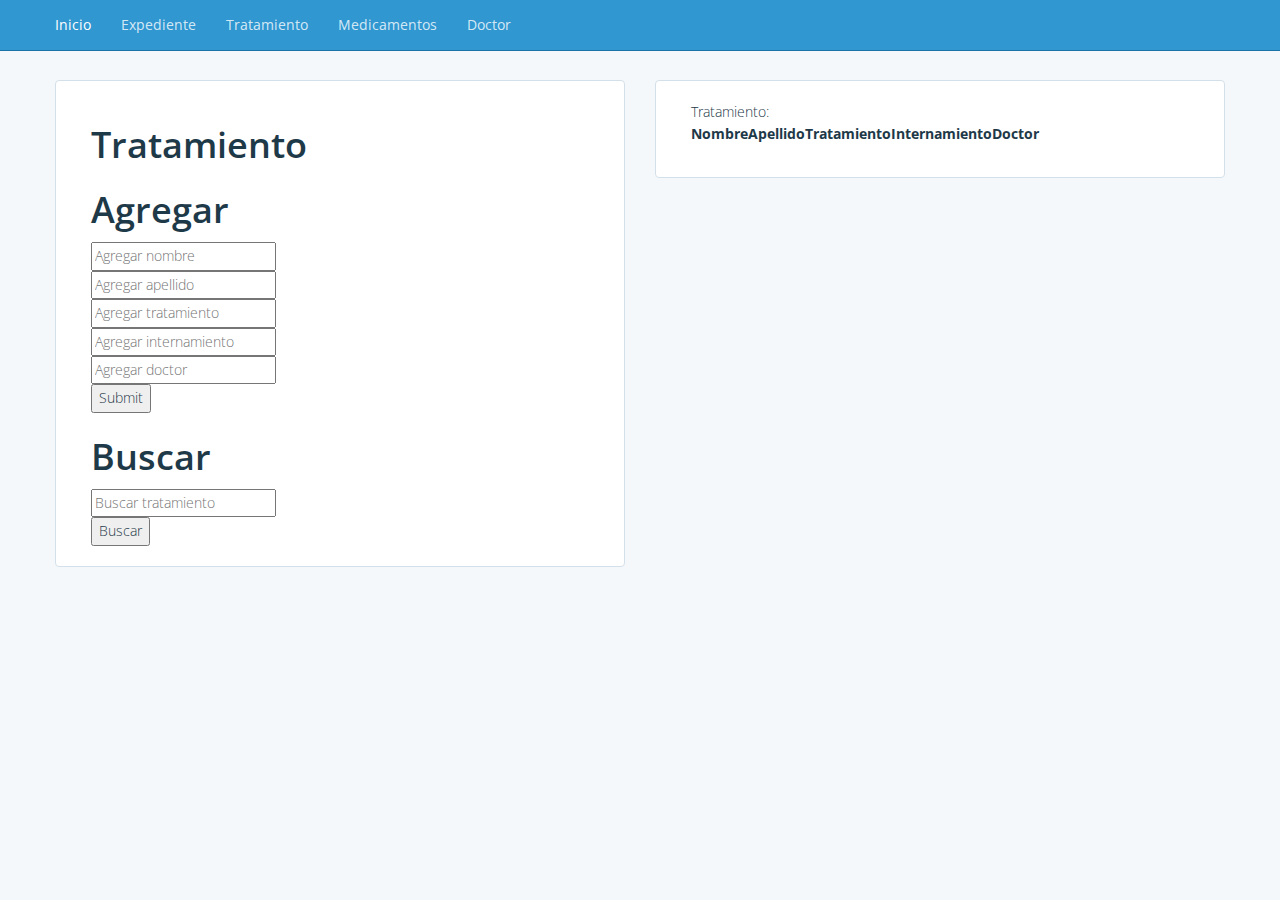
<file: ProyectoCouchDB/ProyectoCouchDB/src/Tratamiento.html>
<!DOCTYPE html>
<html>
<head>
    <meta charset="utf-8">
    <meta http-equiv="X-UA-Compatible" content="IE=edge">
    <meta name="viewport" content="width=device-width, initial-scale=1">
    <meta name="description" content="">
    <meta name="keywords" content="">
    <meta name="author" content="">

    <title>

        Expediente

    </title>

    <link href="http://fonts.googleapis.com/css?family=Open+Sans:400,300,600" rel="stylesheet" type="text/css">
    <link href="css/toolkit.css" rel="stylesheet" />

    <link href="css/application.css" rel="stylesheet" />
    <script src="https://ajax.googleapis.com/ajax/libs/jquery/1.10.2/jquery.min.js"></script>

    <style>
        /* note: this is a hack for ios iframe for bootstrap themes shopify page */
        /* this chunk of css is not part of the toolkit :) */
        body {
            width: 1px;
            min-width: 100%;
            *width: 100%;
        }
    </style>


    <script>

        window.onload = function () {
            var tabla = document.getElementById("tabla");
            tabla.oldHTML = tabla.innerHTML;


        };

        function limpiarFurmularios() {
            document.getElementById("name").value = '';
            document.getElementById("apellido").value = '';
            document.getElementById("idtratamiento").value = '';
            document.getElementById("idinternamiento").value = '';
            document.getElementById("doctor").value = '';
            document.getElementById("buscar").value = '';

        };

        function agregarTratamiento() {
            try {
                var name = document.getElementById("name").value;
                var apellido = document.getElementById("apellido").value;
                var idtratamiento = document.getElementById("idtratamiento").value;
                var idinternamiento = document.getElementById("idinternamiento").value;
                var doctor = document.getElementById("doctor").value;


                if (name == ""||apellido==""||idtratamiento==""||idinternamiento==""||doctor==""){
                    alert("Campos Nulos");
                }else{

                    event.preventDefault();
                    $.ajax({
                        crossOrigin: true,
                        url : 'http://admin:ulacit@13.90.93.32:5984/tratamiento/'+name,
                        type : 'PUT',
                        processData: false,
                        dataType: 'json',
                        contentType: 'application/json',
                        data: JSON.stringify({apellido:apellido,idtratamiento:idtratamiento,idinternamiento:idinternamiento,doctor:doctor}),
                        success:function(){
                            alert("Agregado correctamente");
                            verTodos();
                            limpiarFurmularios();
                        },

                        error: function(){
                            alert("Usuario Ya Utilizado");
                            limpiarFurmularios();

                        }
                    });

                }
            }
            catch(err) {
                alert(err.message);
            }}


        function verTodos() {


            document.getElementById("expediente").innerHTML="";
            document.getElementById("busqueda").innerHTML='';
            event.preventDefault();

            $.ajax({
                crossOrigin: true,
                url : 'http://13.90.93.32:5984/tratamiento/_all_docs?include_docs=true',
                type : 'GET',
                dataType: 'json',
                contentType: 'application/json',
                success:function(result) {




                    removeTable();
                    result.rows.forEach(function(data){




                        document.getElementById("tabla").innerHTML+=

                            '<tr>'+
                            '<th>'+
                            data.doc._id
                            +'</th>'+
                            '<th>'+
                            data.doc.apellido
                            +'</th>'+
                            '<th>'+
                            data.doc.idtratamiento
                            +'</th>'+
                            '<th>'+
                            data.doc.idinternamiento
                            +'</th>'+
                            '<th>' +
                            data.doc.doctor
                            +'</th>'
                        '<tr>';
                        // data.doc._id+'  '+data.doc.apellido+'  ' +data.doc.cantidadvisitas+'  '+data.doc.direccion+'  '+data.doc.doctor+' <br> ';






                    });
                },
                error: function(){
                    alert("Usuario Ya Utilizado");
                    limpiarFurmularios();

                }
            });

        }


        function removeTable() {

            tabla.innerHTML=tabla.oldHTML;





        }









    </script>

    <script>
        window.onload = function () {
            var tabla = document.getElementById("tabla");
            tabla.oldHTML = tabla.innerHTML;


        };

        function buscarPorID() {
            try {
                var id = document.getElementById("buscar").value;


                if (id == ""){
                    alert("Campos Nulos");

                }else{

                    document.getElementById("busqueda").innerHTML='';
                    document.getElementById("expediente").innerHTML="";
                    removeTable();

                    $.ajax({

                        crossOrigin: true,
                        url : 'http://admin:ulacit@13.90.93.32:5984/tratamiento/'+id,
                        type : 'GET',
                        dataType: 'json',
                        contentType: 'application/json',

                        success:function(result){

                            document.getElementById("tabla").innerHTML=

                                '<th>'+
                                '<th>'+
                                result._id
                                +'</th>'+
                                '<th>'+
                                result.apellido
                                +'</th>'+
                                '<th>'+
                                result.idtratamiento
                                +'</th>'+
                                '<th>'+
                                result.idinternamiento
                                +'</th>'+
                                '<th>' +
                                result.doctor
                                +'</th>'
                            '<tr>';


                            limpiarFurmularios();

                        },
                        error: function(){
                            alert("Usuario No Encontrado");
                            limpiarFurmularios();


                        }
                    });

                }
            }
            catch(err) {
                alert(err.message);
            }


        }

    </script>
</head>

<body class="with-top-navbar">

<nav class="navbar navbar-inverse navbar-fixed-top app-navbar">
    <nav class="navbar navbar-inverse navbar-fixed-top app-navbar">
        <div class="container">
            <div class="navbar-header">
                <button type="button" class="navbar-toggle collapsed" data-toggle="collapse" data-target="#navbar-collapse-main">
                    <span class="sr-only">Toggle navigation</span>
                    <span class="icon-bar"></span>
                    <span class="icon-bar"></span>
                    <span class="icon-bar"></span>
                </button>
            </div>
            <div class="navbar-collapse collapse" id="navbar-collapse-main">

                <ul class="nav navbar-nav hidden-xs">
                    <li class="active">
                        <a href="index.html">Inicio</a>
                    </li>
                    <li>
                        <a href="Expediente.html">Expediente</a>
                    </li>
                    <li>
                        <a href="Tratamiento.html">Tratamiento</a>
                    </li>
                    <li>
                        <a href="medicamentos.html">Medicamentos</a>
                    </li>
                    <li>
                        <a href="doctor.html">Doctor</a>
                    </li>
                </ul>

                <ul class="nav navbar-nav hidden-sm hidden-md hidden-lg">
                    <li><a href="Expediente.html">Registro</a></li>
                    <li><a href="login.html">Logout</a></li>
                </ul>

                <ul class="nav navbar-nav hidden">
                    <li><a href="login.html">Logout</a></li>
                </ul>
            </div>
        </div>
    </nav>
</nav>

<div class="container p-t-md">

    <div class="col-md-6">
        <ul class="list-group media-list media-list-stream">

            <li class="media list-group-item p-a">
                <div class="media-body">

                    <div class="col-md-6 col-sm-6 col-xs-6">
                        <form>

                            <h1 onclick="verTodos()">Tratamiento</h1>

                            <h1>Agregar</h1>
                            <input type=" text" id="name" name="name" placeholder="Agregar nombre">
                            <input type=" text" id="apellido" name="apellido" placeholder="Agregar apellido">
                            <input type=" text" id="idtratamiento" name="idtratamiento" placeholder="Agregar tratamiento">
                            <input type=" text" id="idinternamiento" name="idinternamiento" placeholder="Agregar internamiento">
                            <input type=" text" id="doctor" name="doctor" placeholder="Agregar doctor">
                            <input type="submit" onclick="agregarTratamiento()" value="Submit">




                        </form>




                        <h1 id ="test"> Buscar</h1>
                        <input type=" text" id="buscar"  placeholder="Buscar tratamiento">
                        <button onclick="buscarPorID()"> Buscar</button>

                    </div>


                </div>
            </li>
        </ul>
    </div>

    <div class="col-md-6">
        <ul class="list-group media-list media-list-stream">

            <li class="media list-group-item p-a">
                <div class="media-body">

                    <div class="col-md-6 col-sm-6 col-xs-6">
                        <div id="todos">

                            Tratamiento:

                            <table id = "tabla" style="width: 100%">
                                <tr>
                                    <th>
                                        Nombre
                                    </th>
                                    <th>
                                        Apellido
                                    </th>
                                    <th>
                                        Tratamiento
                                    </th>
                                    <th>
                                        Internamiento
                                    </th>
                                    <th>
                                        Doctor
                                    </th>
                                </tr>


                            </table>
                            <p id="expediente"></p>

                        </div>

                        <div id="pantalla">

                            <p id="busqueda"></p>

                        </div>





                    </div>
                </div>
            </li>
        </ul>
    </div>


</div>



<script src="js/jquery.min.js"></script>
<script src="js/chart.js"></script>
<script src="js/toolkit.js"></script>
<script src="js/application.js"></script>
<script>
    // execute/clear BS loaders for docs
    $(function(){
        if (window.BS&&window.BS.loader&&window.BS.loader.length) {
            while(BS.loader.length){(BS.loader.pop())()}
        }
    })
</script>

</body>
</html>
</file>
<file: ProyectoCouchDB/ProyectoCouchDB/src/css/application.css>
﻿/*
 * Application level styles
 * (things that dont make sense in a toolkit :)
 * copyright @colossal 2015
 */

/* docs overrides */
.highlight {
  background-color: #fff;
  border-color: #d3e0e9;
}


/* general overrides */
.list-group-item .glyphicon {
  line-height: 1.4;
}
.modal-header .close {
  margin-top: 4px;
}


/* navbar */
.app-navbar {
  font-weight: 400;
  -webkit-font-smoothing: antialiased;
}
.app-navbar .form-control {
  box-shadow: none;
}
.app-navbar .navbar-brand img {
  width: 85px;
}
.app-navbar .navbar-collapse {
  max-height: inherit;
}
.app-navbar .navbar-collapse:after {
  height: 100vh;
}
.app-navbar .form-control {
  border-color: #1C73A5;
}
.app-notifications {
  margin-left: -12px;
  padding-bottom: 10px !important;
}
.app-notifications .icon:before {
  font-size: 20px;
}
@media (min-width: 768px) {
  .app-navbar .navbar-collapse:after {
    height: auto;
  }
}
@media (max-width: 768px) {
  .app-search {
    margin-top: -1px;
  }
}


/* misc */
.app-login-form {
  max-width: 280px;
  margin-top: -60px;
}
.app-new-msg {
  margin-right: 10px;
}
.app-brand {
  width: 40%;
  display: inline-block;
}
.app-brand img {
  width: 100%;
}
</file>
